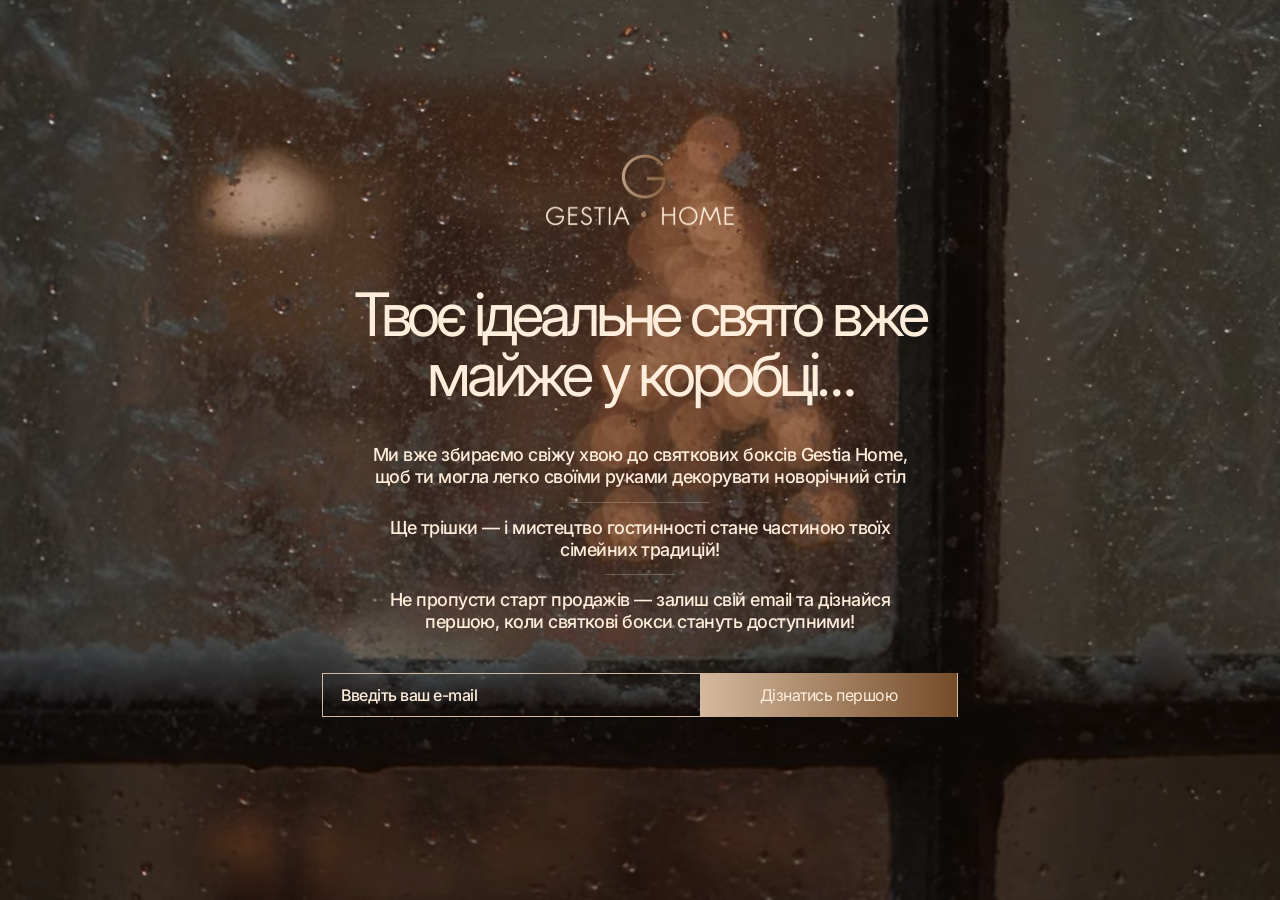
<file: index.html>
<!DOCTYPE html>
<html lang="uk">
<head>
  <meta charset="UTF-8">
  <meta name="viewport" content="width=device-width, initial-scale=1.0">
  <meta name="description" content="Gestia Home — святкові бокси з живою і свіжою хвоєю для декорування новорічного столу своїми руками. Залиш e-mail і дізнайся першою про старт продажів.">
  <meta name="theme-color" content="#251008">

  <title>Gestia Home — святкові бокси з живою хвоєю вже скоро</title>

  <link rel="canonical" href="https://gestia-home.com/">

  <meta property="og:type" content="website">
  <meta property="og:title" content="Gestia Home — святкові бокси з живою хвоєю вже скоро">
  <meta property="og:description" content="Gestia Home — святкові бокси з живою і свіжою хвоєю для декорування новорічного столу своїми руками. Залиш e-mail і дізнайся першою про старт продажів.">
  <meta property="og:url" content="https://gestia-home.com/">
  <meta property="og:image" content="https://gestia-home.com/assets/img/og-image.jpg">
  <meta property="og:image:width" content="1200">
  <meta property="og:image:height" content="630">
  <meta property="og:image:alt" content="Gestia Home">
  <meta property="og:site_name" content="Gestia Home">
  <meta property="og:locale" content="uk_UA">

  <meta name="twitter:card" content="summary_large_image">
  <meta name="twitter:title" content="Gestia Home — святкові бокси з живою хвоєю вже скоро">
  <meta name="twitter:description" content="Gestia Home — святкові бокси з живою і свіжою хвоєю для декорування новорічного столу своїми руками. Залиш e-mail і дізнайся першою про старт продажів.">
  <meta name="twitter:image" content="https://gestia-home.com/assets/img/og-image.jpg">

  <link rel="icon" href="assets/img/favicon.ico" sizes="any">
  <link rel="icon" type="image/png" sizes="32x32" href="assets/img/favicon-32.png">
  <link rel="apple-touch-icon" href="assets/img/apple-touch-icon.png">
  <link rel="manifest" href="site.webmanifest">

  <link rel="preload" as="image" href="assets/video/poster.jpg">

  <link rel="preconnect" href="https://fonts.googleapis.com">
  <link rel="preconnect" href="https://fonts.gstatic.com" crossorigin>
  <link href="https://fonts.googleapis.com/css2?family=Inter:wght@400;500&subset=cyrillic&display=swap" rel="stylesheet">

  <link rel="stylesheet" href="styles.css">

  <script type="application/ld+json">
  {
    "@context": "https://schema.org",
    "@graph": [
      {
        "@type": "Organization",
        "@id": "https://gestia-home.com/#organization",
        "name": "Gestia Home",
        "url": "https://gestia-home.com/",
        "logo": "https://gestia-home.com/assets/img/logo.png"
      },
      {
        "@type": "WebSite",
        "@id": "https://gestia-home.com/#website",
        "name": "Gestia Home",
        "url": "https://gestia-home.com/",
        "inLanguage": "uk",
        "publisher": {
          "@id": "https://gestia-home.com/#organization"
        }
      }
    ]
  }
  </script>
</head>
<body>
  <section class="hero" aria-label="Gestia Home — скоро">
    <video
      class="hero__video"
      autoplay
      muted
      loop
      playsinline
      preload="auto"
      poster="assets/video/poster.jpg"
      aria-hidden="true"
    >
      <source src="assets/video/bg.webm" type="video/webm">
      <source src="assets/video/bg.mp4" type="video/mp4">
    </video>
    <div class="hero__overlay" aria-hidden="true"></div>

    <div class="hero__content">
      <img
        class="hero__logo"
        src="assets/img/logo.png"
        alt="Gestia Home"
        width="190"
        height="73"
      >

      <div class="hero__text">
        <h1 class="hero__title">Твоє ідеальне свято вже майже у коробці…</h1>

        <div class="hero__desc">
          <p>Ми вже збираємо свіжу хвою до святкових боксів Gestia Home, щоб ти могла легко своїми руками декорувати новорічний стіл</p>
          <img class="hero__divider hero__divider--1" src="assets/img/divider-1.svg" width="140" height="1" alt="">
          <p>Ще трішки — і мистецтво гостинності стане частиною твоїх сімейних традицій!</p>
          <img class="hero__divider hero__divider--2" src="assets/img/divider-2.svg" width="70.5" height="1" alt="">
          <p>Не пропусти старт продажів — залиш свій email та дізнайся першою, коли святкові бокси стануть доступними!</p>
        </div>

        <form class="hero__form" id="waitlist-form" novalidate>
          <div class="hero__field">
            <label class="visually-hidden" for="email">E-mail</label>
            <input
              type="email"
              id="email"
              name="email"
              required
              autocomplete="email"
              placeholder="Введіть ваш e-mail"
            >
            <button type="submit">Дізнатись першою</button>
          </div>
          <p class="hero__status" id="form-status" role="status" aria-live="polite"></p>
        </form>
      </div>
    </div>
  </section>

  <script src="script.js"></script>
</body>
</html>
</file>
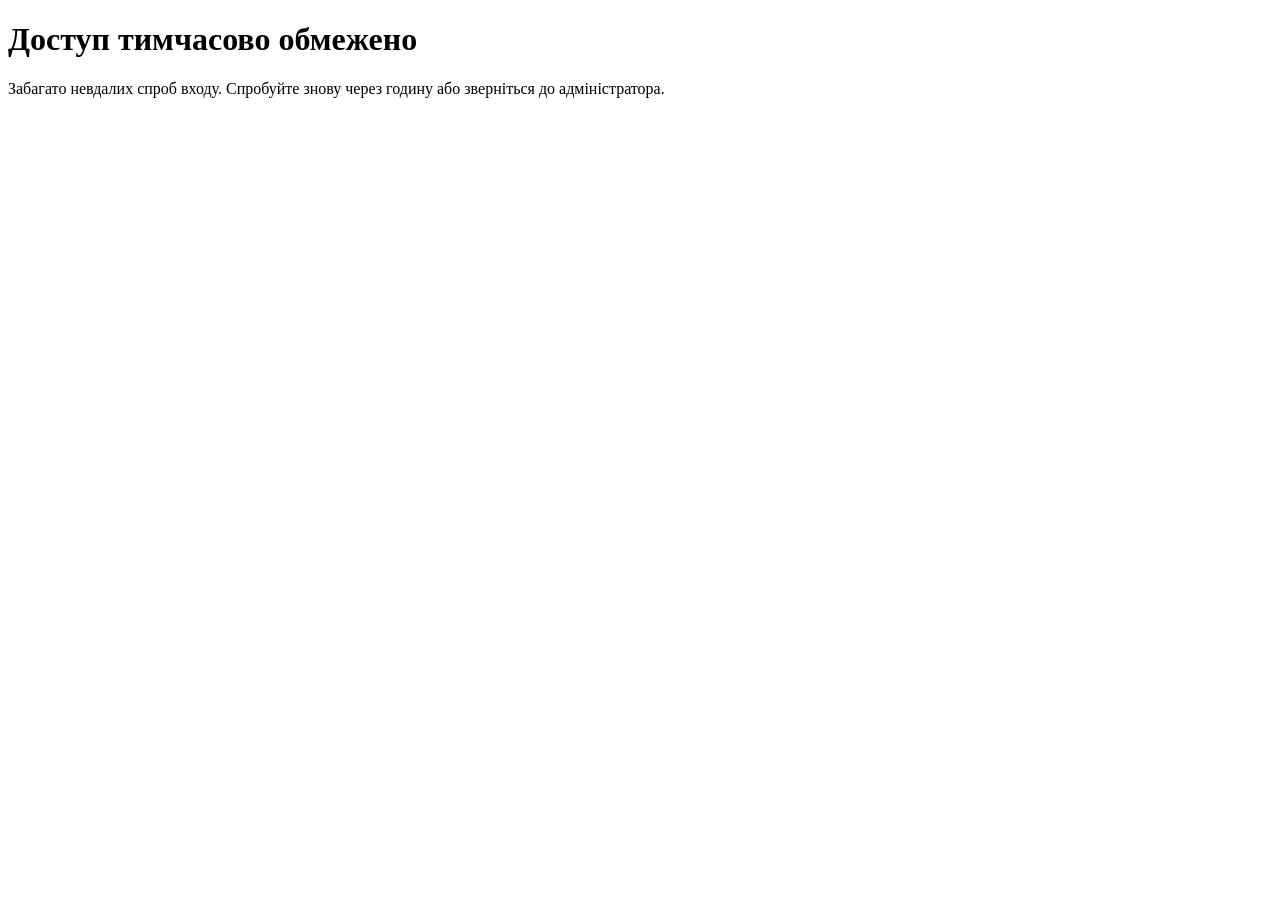
<file: templates/axes_lockout.html>
<!DOCTYPE html>
<html lang="uk">
<head>
  <meta charset="UTF-8">
  <meta name="viewport" content="width=device-width, initial-scale=1.0">
  <title>Доступ тимчасово обмежено</title>
</head>
<body>
  <main>
    <h1>Доступ тимчасово обмежено</h1>
    <p>
      Забагато невдалих спроб входу. Спробуйте знову через годину
      або зверніться до адміністратора.
    </p>
  </main>
</body>
</html>
</file>
<file: styles.css>
:root {
  --cream: #FEEDDA;
  --cream-50: rgba(254, 237, 218, 0.5);
  --sand: #D4B99F;
  --brown: #754C28;
  --overlay: rgba(37, 16, 8, 0.2);
  --dark: #251008;
}

*,
*::before,
*::after {
  box-sizing: border-box;
  margin: 0;
  padding: 0;
}

html {
  -webkit-text-size-adjust: 100%;
  text-size-adjust: 100%;
}

body {
  font-family: Inter, system-ui, sans-serif;
  background-color: var(--dark);
  color: var(--cream);
  min-height: 100svh;
  overflow-x: hidden;
}

.visually-hidden {
  position: absolute;
  width: 1px;
  height: 1px;
  padding: 0;
  margin: -1px;
  overflow: hidden;
  clip: rect(0, 0, 0, 0);
  white-space: nowrap;
  border: 0;
}

.hero {
  position: relative;
  display: flex;
  align-items: center;
  justify-content: center;
  min-height: 100svh;
  width: 100%;
  overflow: hidden;
}

.hero__video {
  position: fixed;
  inset: 0;
  z-index: 0;
  width: 100%;
  height: 100%;
  object-fit: cover;
  pointer-events: none;
}

.hero--reduced-motion .hero__video,
.hero--no-video .hero__video {
  display: none;
}

.hero--reduced-motion,
.hero--no-video {
  background-color: var(--dark);
  background-image: image-set(
    url("assets/video/poster.webp") type("image/webp"),
    url("assets/video/poster.jpg") type("image/jpeg")
  );
  background-size: cover;
  background-position: center;
  background-repeat: no-repeat;
}

.hero__overlay {
  position: fixed;
  inset: 0;
  z-index: 1;
  background: var(--overlay);
  pointer-events: none;
}

.hero__content {
  position: relative;
  z-index: 2;
  display: flex;
  flex-direction: column;
  align-items: center;
  gap: 58px;
  width: 680px;
  max-width: calc(100% - 40px);
}

.hero__logo {
  width: 190px;
  height: auto;
  display: block;
}

.hero__text {
  display: flex;
  flex-direction: column;
  align-items: center;
  gap: 40px;
  width: 100%;
}

.hero__title {
  font-family: Inter, system-ui, sans-serif;
  font-weight: 400;
  font-size: 60px;
  line-height: 1;
  letter-spacing: -0.07em;
  color: var(--cream);
  text-align: center;
}

.hero__desc {
  display: flex;
  flex-direction: column;
  align-items: center;
  gap: 14px;
  width: 551px;
  max-width: 100%;
}

.hero__desc p {
  font-family: Inter, system-ui, sans-serif;
  font-weight: 500;
  font-size: 18px;
  line-height: 1.21;
  letter-spacing: -0.03em;
  color: var(--cream);
  text-align: center;
}

.hero__divider {
  display: block;
  height: 1px;
  opacity: 0.5;
}

.hero__divider--1 {
  width: 140px;
}

.hero__divider--2 {
  width: 70.5px;
}

.hero__form {
  width: 636px;
  max-width: 100%;
}

.hero__field {
  display: flex;
  align-items: center;
  justify-content: space-between;
  width: 100%;
  height: 44px;
  border: 1px solid var(--sand);
  background: transparent;
  padding-left: 18px;
  border-radius: 0;
}

.hero__field:focus-within {
  border-color: var(--cream);
}

.hero__field input {
  flex: 1;
  min-width: 0;
  height: 100%;
  border: none;
  background: transparent;
  font-family: Inter, system-ui, sans-serif;
  font-weight: 500;
  font-size: 16px;
  letter-spacing: -0.03em;
  color: var(--cream);
  outline: none;
  border-radius: 0;
  -webkit-appearance: none;
  appearance: none;
}

.hero__field input::placeholder {
  color: var(--cream);
  opacity: 1;
}

.hero__field input::-webkit-input-placeholder {
  color: var(--cream);
  opacity: 1;
}

.hero__field button {
  flex-shrink: 0;
  width: 257px;
  height: 44px;
  padding: 12px 16px;
  border: none;
  border-radius: 0;
  background: linear-gradient(to right, var(--sand), var(--brown));
  font-family: Inter, system-ui, sans-serif;
  font-weight: 400;
  font-size: 16px;
  letter-spacing: -0.03em;
  color: var(--cream);
  cursor: pointer;
  -webkit-appearance: none;
  appearance: none;
  transition: filter 0.2s ease;
}

.hero__field button:hover:not(:disabled) {
  filter: brightness(1.08);
}

.hero__field button:focus-visible {
  outline: 2px solid var(--cream);
  outline-offset: 2px;
}

.hero__field button:disabled {
  cursor: wait;
  opacity: 0.85;
}

.hero__status {
  margin-top: 10px;
  font-family: Inter, system-ui, sans-serif;
  font-weight: 400;
  font-size: 14px;
  line-height: 1.4;
  color: var(--cream);
  text-align: center;
  min-height: 1.4em;
}

.hero__status--error {
  color: #F2B8A0;
}

@media (max-width: 768px) {
  .hero__content {
    max-width: calc(100% - 48px);
  }

  .hero__title {
    font-size: 52px;
  }
}

@media (max-width: 600px) {
  .hero {
    align-items: flex-start;
    overflow: visible;
    padding: 48px 0;
    min-height: 100svh;
  }

  .hero__overlay {
    background:
      radial-gradient(ellipse at center, rgba(37, 16, 8, 0.15) 0%, transparent 70%),
      var(--overlay);
  }

  .hero__content {
    gap: 40px;
    max-width: calc(100% - 40px);
    margin: auto 0;
  }

  .hero__logo {
    width: 150px;
  }

  .hero__text {
    gap: 32px;
  }

  .hero__title {
    font-size: 36px;
    letter-spacing: -0.05em;
    line-height: 1.05;
  }

  .hero__desc p {
    font-size: 16px;
  }

  .hero__field {
    flex-direction: column;
    height: auto;
    border: none;
    padding-left: 0;
    gap: 10px;
  }

  .hero__field:focus-within {
    border-color: transparent;
  }

  .hero__field input {
    flex: none;
    width: 100%;
    height: 48px;
    min-height: 48px;
    box-sizing: border-box;
    padding: 0 16px;
    border: 1px solid var(--sand);
  }

  .hero__field:focus-within input {
    border-color: var(--cream);
  }

  .hero__field button {
    width: 100%;
    height: 48px;
  }
}

@media (prefers-reduced-motion: reduce) {
  .hero__video {
    display: none;
  }

  .hero {
    background-color: var(--dark);
    background-image: image-set(
      url("assets/video/poster.webp") type("image/webp"),
      url("assets/video/poster.jpg") type("image/jpeg")
    );
    background-size: cover;
    background-position: center;
    background-repeat: no-repeat;
  }

  .hero__field button {
    transition: none;
  }
}
</file>
